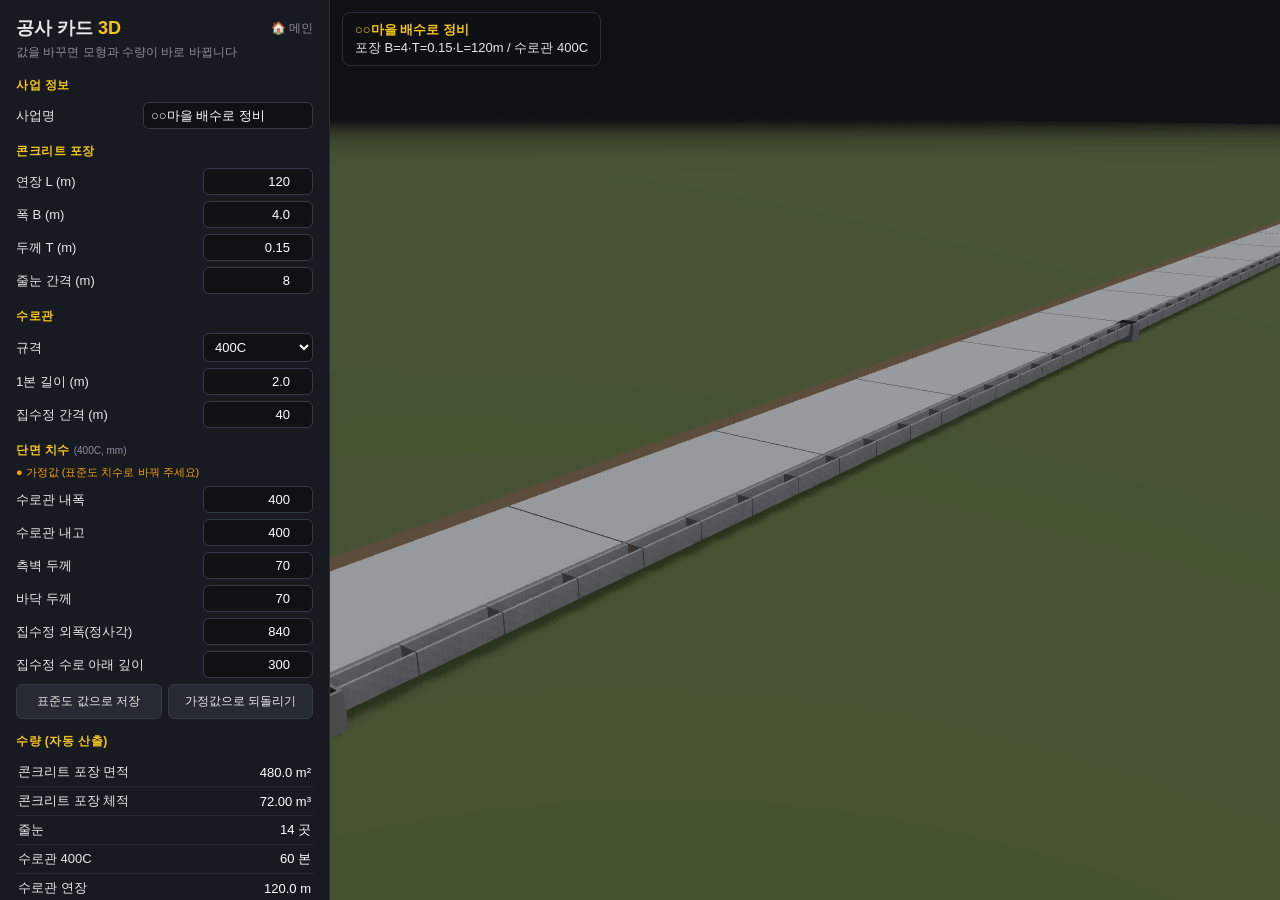
<file: templates/tomok_3d.html>
<!DOCTYPE html>
<html lang="ko">
<head>
<meta charset="UTF-8">
<meta name="viewport" content="width=device-width, initial-scale=1.0">
<title>공사 카드 3D 시각화</title>
<!--
  공사 카드 3D: 콘크리트 포장 + U형 수로관 + 집수정을 입력값대로 3D로 그리고 수량을 계산한다.
  - three.js는 /static/vendor/three/ 에 들어 있어 인터넷(CDN)이 막힌 행정망에서도 열린다.
  - 데이터 전달: window.loadCard({...}), postMessage({type:'tomok-card', card:{...}}), 또는 주소 #card=<JSON>
  - ?embed=1 이면 법규 검토 화면 안(iframe)에 넣는 모드: 사업·포장·수로관 입력은 그 화면에서 받으므로 숨긴다.
  - 수로관 단면·집수정 치수는 규격별로 이 브라우저에 저장해(표준도 값) 다음부터 기본값으로 쓴다.
-->
<style>
  * { box-sizing: border-box; margin: 0; padding: 0; }
  body { font-family: -apple-system, "Pretendard", "Malgun Gothic", sans-serif; background: #0f1115; color: #e8e8e8; }
  #app { display: flex; height: 100vh; }
  #panel { width: 330px; padding: 16px; overflow-y: auto; background: #171a21; border-right: 1px solid #2a2e38; }
  #view { flex: 1; position: relative; min-height: 300px; }
  h1 { font-size: 18px; margin-bottom: 4px; }
  h1 span { color: #f5c518; }
  h1 a { color: #8a8f9c; font-size: 12px; font-weight: 400; text-decoration: none; float: right; margin-top: 4px; }
  .sub { font-size: 12px; color: #8a8f9c; margin-bottom: 16px; }
  .group { margin-bottom: 14px; }
  .group h2 { font-size: 12px; color: #f5c518; margin-bottom: 8px; letter-spacing: .5px; }
  .group h2 small { color: #8a8f9c; font-weight: 400; letter-spacing: 0; }
  label { display: flex; justify-content: space-between; align-items: center; font-size: 13px; margin-bottom: 6px; gap: 8px; }
  input, select { width: 110px; padding: 5px 7px; background: #0f1115; color: #fff; border: 1px solid #343a46; border-radius: 6px; font-size: 13px; text-align: right; }
  select { text-align: left; }
  table { width: 100%; border-collapse: collapse; font-size: 13px; }
  td { padding: 5px 2px; border-bottom: 1px solid #262a33; }
  td:last-child { text-align: right; font-variant-numeric: tabular-nums; color: #fff; }
  .btns { display: flex; gap: 6px; margin-top: 10px; }
  button { flex: 1; padding: 8px; background: #262a33; color: #e8e8e8; border: 1px solid #343a46; border-radius: 6px; font-size: 12px; cursor: pointer; }
  button:hover { background: #f5c518; color: #111; }
  .note { font-size: 11px; color: #6c7280; margin-top: 10px; line-height: 1.5; }
  #dimState { font-size: 11px; margin: -2px 0 6px; }
  #dimState.assumed { color: #f59e0b; }
  #dimState.standard { color: #34d399; }
  #tag { position: absolute; top: 12px; left: 12px; background: rgba(15,17,21,.85); border: 1px solid #2a2e38; border-radius: 8px; padding: 8px 12px; font-size: 13px; pointer-events: none; }
  #tag b { color: #f5c518; }
  #err { position: absolute; inset: 0; display: none; align-items: center; justify-content: center; padding: 20px; text-align: center; color: #fca5a5; font-size: 14px; }
  .embed .full-only { display: none; }
  @media (max-width: 760px) {
    #app { flex-direction: column-reverse; height: auto; }
    #panel { width: 100%; border-right: none; }
    #view { height: 55vh; }
  }
</style>
</head>
<body>
<div id="app">
  <div id="panel">
    <h1>공사 카드 <span>3D</span> <a class="full-only" href="/">🏠 메인</a></h1>
    <div class="sub">값을 바꾸면 모형과 수량이 바로 바뀝니다</div>

    <div class="full-only">
      <div class="group">
        <h2>사업 정보</h2>
        <label>사업명 <input id="name" value="○○마을 배수로 정비" style="width:170px;text-align:left"></label>
      </div>

      <div class="group">
        <h2>콘크리트 포장</h2>
        <label>연장 L (m) <input id="L" type="number" value="120" min="5" max="2000" step="1"></label>
        <label>폭 B (m) <input id="B" type="number" value="4.0" min="1" max="20" step="0.1"></label>
        <label>두께 T (m) <input id="T" type="number" value="0.15" min="0.1" max="0.4" step="0.01"></label>
        <label>줄눈 간격 (m) <input id="joint" type="number" value="8" min="2" max="20" step="0.5"></label>
      </div>

      <div class="group">
        <h2>수로관</h2>
        <label>규격 <select id="flume">
          <option value="300">300C</option>
          <option value="400" selected>400C</option>
          <option value="500">500C</option>
          <option value="600">600C</option>
        </select></label>
        <label>1본 길이 (m) <input id="unit" type="number" value="2.0" min="0.5" max="5" step="0.1"></label>
        <label>집수정 간격 (m) <input id="pit" type="number" value="40" min="10" max="200" step="5"></label>
      </div>
    </div>

    <div class="group">
      <h2>단면 치수 <small id="dimTitle">(400C, mm)</small></h2>
      <div id="dimState"></div>
      <label>수로관 내폭 <input id="dW" type="number" min="100" max="2000" step="10"></label>
      <label>수로관 내고 <input id="dH" type="number" min="100" max="2000" step="10"></label>
      <label>측벽 두께 <input id="dWall" type="number" min="30" max="300" step="5"></label>
      <label>바닥 두께 <input id="dBase" type="number" min="30" max="300" step="5"></label>
      <label>집수정 외폭(정사각) <input id="dPitW" type="number" min="300" max="3000" step="10"></label>
      <label>집수정 수로 아래 깊이 <input id="dPitD" type="number" min="0" max="2000" step="10"></label>
      <div class="btns" style="margin-top:4px">
        <button id="dimSave" title="이 브라우저에 저장해 다음부터 이 규격의 기본값으로 씁니다">표준도 값으로 저장</button>
        <button id="dimReset">가정값으로 되돌리기</button>
      </div>
    </div>

    <div class="group">
      <h2>수량 (자동 산출)</h2>
      <table id="qty"></table>
    </div>

    <div class="btns">
      <button id="exportBtn">공사 카드 저장(JSON)</button>
      <button id="importBtn">불러오기</button>
      <input id="file" type="file" accept=".json" hidden>
    </div>
    <div class="btns">
      <button id="csvBtn">수량표 CSV</button>
      <button id="resetCam">시점 초기화</button>
    </div>

    <div class="note">※ 단면 치수가 <b style="color:#f59e0b">가정값</b>으로 표시되면 시각화용 임시 치수입니다. 사용하는 표준도(제품 규격표)의 내폭·내고·벽 두께와 집수정 치수를 넣고 [표준도 값으로 저장]을 누르면 이 브라우저에서 해당 규격의 기본값이 됩니다. 수량표의 수로관 콘크리트 체적은 이 치수로 계산합니다.</div>
  </div>
  <div id="view"><div id="tag"></div><div id="err"></div></div>
</div>

<script type="importmap">
{ "imports": {
  "three": "/static/vendor/three/three.module.min.js",
  "three/addons/": "/static/vendor/three/addons/"
} }
</script>
<script type="module">
import * as THREE from 'three';
import { OrbitControls } from 'three/addons/controls/OrbitControls.js';

const $ = id => document.getElementById(id);
const view = $('view');
const EMBED = new URLSearchParams(location.search).get('embed') === '1';
if (EMBED) document.body.classList.add('embed');

// ---------- 단면 치수 (mm) ----------
// 가정값: 표준도 치수가 아니다(내폭=내고=규격, 벽·바닥 두께 = 규격×18%·최소 60, 집수정 = 수로 외폭+300).
// 표준도 값은 사용자가 넣어 이 브라우저(localStorage)에 규격별로 저장한다.
const DIM_KEY = 'tomokFlumeDims';
const DIM_FIELDS = ['dW', 'dH', 'dWall', 'dBase', 'dPitW', 'dPitD'];
function assumedDims(size) {
  const t = Math.max(60, Math.round(size * 0.18 / 5) * 5);
  return { dW: size, dH: size, dWall: t, dBase: t, dPitW: size + 2 * t + 300, dPitD: 300 };
}
function savedDimTable() { try { return JSON.parse(localStorage.getItem(DIM_KEY)) || {}; } catch { return {}; } }
function standardDims(size) { const s = savedDimTable()[size]; return s ? { ...assumedDims(size), ...s } : null; }
function dimsFor(size) { return standardDims(size) || assumedDims(size); }
function readDims() { const d = {}; for (const k of DIM_FIELDS) d[k] = +$(k).value; return d; }
function writeDims(d) { for (const k of DIM_FIELDS) if (d && d[k] !== undefined) $(k).value = d[k]; }
function sameDims(a, b) { return !!a && !!b && DIM_FIELDS.every(k => +a[k] === +b[k]); }
function refreshDimState() {
  const size = +$('flume').value, cur = readDims(), std = standardDims(size);
  $('dimTitle').textContent = `(${size}C, mm)`;
  const el = $('dimState');
  if (std && sameDims(cur, std)) { el.className = 'standard'; el.textContent = '● 저장한 표준도 값'; }
  else if (sameDims(cur, assumedDims(size))) { el.className = 'assumed'; el.textContent = '● 가정값 (표준도 치수로 바꿔 주세요)'; }
  else { el.className = 'assumed'; el.textContent = '● 직접 입력한 값 (저장 전)'; }
}

// ---------- 장면 ----------
let renderer;
try {
  renderer = new THREE.WebGLRenderer({ antialias: true });
} catch (e) {
  $('err').style.display = 'flex';
  $('err').textContent = '이 컴퓨터(브라우저)에서 3D(WebGL)를 쓸 수 없습니다. 수량 계산은 왼쪽 표에서 그대로 볼 수 있습니다.';
}
const scene = new THREE.Scene();
scene.background = new THREE.Color(0x0f1115);
scene.fog = new THREE.Fog(0x0f1115, 150, 600);

const camera = new THREE.PerspectiveCamera(45, 1, 0.1, 2000);
let controls = null;
if (renderer) {
  renderer.setPixelRatio(Math.min(window.devicePixelRatio, 2));
  renderer.shadowMap.enabled = true;
  view.appendChild(renderer.domElement);
  controls = new OrbitControls(camera, renderer.domElement);
  controls.enableDamping = true;
  controls.maxPolarAngle = Math.PI * 0.49;
}

scene.add(new THREE.HemisphereLight(0xdfe8ff, 0x3a3020, 0.9));
const sun = new THREE.DirectionalLight(0xffffff, 1.2);
sun.position.set(60, 100, 40);
sun.castShadow = true;
sun.shadow.mapSize.set(2048, 2048);
Object.assign(sun.shadow.camera, { left: -150, right: 150, top: 150, bottom: -150, far: 400 });
scene.add(sun);

// 논밭 바닥
const ground = new THREE.Mesh(
  new THREE.PlaneGeometry(1000, 1000),
  new THREE.MeshStandardMaterial({ color: 0x5c6b3a, roughness: 1 })
);
ground.rotation.x = -Math.PI / 2;
ground.position.y = -0.01;
ground.receiveShadow = true;
scene.add(ground);
const grid = new THREE.GridHelper(1000, 100, 0x3e4a28, 0x4a5730);
grid.position.y = 0.005;
scene.add(grid);

const mat = {
  pave: new THREE.MeshStandardMaterial({ color: 0xc9c9c4, roughness: 0.9 }),
  joint: new THREE.MeshBasicMaterial({ color: 0x333333 }),
  flume: new THREE.MeshStandardMaterial({ color: 0xa8aaa6, roughness: 0.8 }),
  water: new THREE.MeshStandardMaterial({ color: 0x3a8fd6, transparent: true, opacity: 0.75 }),
  pit: new THREE.MeshStandardMaterial({ color: 0x8d8f8b, roughness: 0.8 }),
  grate: new THREE.MeshStandardMaterial({ color: 0x2b2b2b, metalness: 0.6 }),
  soil: new THREE.MeshStandardMaterial({ color: 0x7a6248, roughness: 1 }),
};

let model = new THREE.Group();
scene.add(model);

function clearModel() {
  model.traverse(o => { if (o.geometry) o.geometry.dispose(); });
  scene.remove(model);
  model = new THREE.Group();
  scene.add(model);
}

// U형 수로관 단면 (m)
function flumeShape(d) {
  const w = d.dW / 1000, h = d.dH / 1000, t = d.dWall / 1000, b = d.dBase / 1000;
  const s = new THREE.Shape();
  s.moveTo(-w/2 - t, 0);
  s.lineTo(w/2 + t, 0);
  s.lineTo(w/2 + t, h + b);
  s.lineTo(w/2, h + b);
  s.lineTo(w/2, b);
  s.lineTo(-w/2, b);
  s.lineTo(-w/2, h + b);
  s.lineTo(-w/2 - t, h + b);
  s.closePath();
  const outerW = w + 2*t, outerH = h + b;
  return { shape: s, w, h, t, b, outerW, outerH, area: outerW * outerH - w * h };
}

// ---------- 입력 읽기 / 계산 ----------
const CARD_FIELDS = ['name','L','B','T','joint','flume','unit','pit'];
function readCard() {
  return {
    name: $('name').value,
    L: +$('L').value, B: +$('B').value, T: +$('T').value,
    joint: +$('joint').value,
    flume: +$('flume').value, unit: +$('unit').value, pit: +$('pit').value,
    dims: readDims(),
  };
}
function writeCard(c) {
  if (!c || typeof c !== 'object') return;
  const prevSize = $('flume').value;
  for (const k of CARD_FIELDS) if (c[k] !== undefined && c[k] !== null && c[k] !== '') $(k).value = c[k];
  // 카드에 치수가 있으면 그대로, 없고 규격이 바뀌었으면 그 규격의 기본값(저장한 표준도 → 가정값)
  if (c.dims) writeDims(c.dims);
  else if ($('flume').value !== prevSize || !$('dW').value) writeDims(dimsFor(+$('flume').value));
}

function calc(c) {
  const f = flumeShape(c.dims);
  const area = c.B * c.L;
  const vol = area * c.T;
  const joints = Math.max(0, Math.ceil(c.L / c.joint) - 1);
  const flumes = Math.ceil(c.L / c.unit);
  const pits = Math.floor(c.L / c.pit) + 1;
  return [
    ['콘크리트 포장 면적', area.toFixed(1) + ' m²'],
    ['콘크리트 포장 체적', vol.toFixed(2) + ' m³'],
    ['줄눈', joints + ' 곳'],
    [`수로관 ${c.flume}C`, flumes + ' 본'],
    ['수로관 연장', c.L.toFixed(1) + ' m'],
    ['수로관 콘크리트(참고)', (f.area * c.L).toFixed(2) + ' m³'],
    ['집수정', pits + ' 개소'],
  ];
}

function valid(c) {
  return c.L > 0 && c.B > 0 && c.T > 0 && c.joint > 0 && c.unit > 0 && c.pit > 0 &&
    c.dims.dW > 0 && c.dims.dH > 0 && c.dims.dWall > 0 && c.dims.dBase > 0 && c.dims.dPitW > 0 && c.dims.dPitD >= 0;
}

// ---------- 모형 생성 ----------
function build() {
  const c = readCard();
  refreshDimState();
  if (!valid(c)) return;
  $('qty').innerHTML = calc(c).map(([k,v]) => `<tr><td>${k}</td><td>${v}</td></tr>`).join('');
  $('tag').innerHTML = `<b>${escapeHtml(c.name || '사업명 없음')}</b><br>포장 B=${c.B}·T=${c.T}·L=${c.L}m / 수로관 ${c.flume}C`;
  if (!renderer) return;
  clearModel();

  // 포장 (x축 방향으로 연장)
  const pave = new THREE.Mesh(new THREE.BoxGeometry(c.L, c.T, c.B), mat.pave);
  pave.position.set(c.L/2, c.T/2, 0);
  pave.castShadow = pave.receiveShadow = true;
  model.add(pave);

  // 줄눈 (너무 많으면 화면이 무거워지므로 2,000개까지만 그림)
  const jGeo = new THREE.BoxGeometry(0.03, 0.01, c.B);
  for (let x = c.joint, n = 0; x < c.L - 0.01 && n < 2000; x += c.joint, n++) {
    const j = new THREE.Mesh(jGeo, mat.joint);
    j.position.set(x, c.T + 0.003, 0);
    model.add(j);
  }

  // 수로관 (포장 옆, 윗면을 포장면에 맞춤)
  const f = flumeShape(c.dims);
  const fz = c.B/2 + 0.1 + f.outerW/2;
  const fGeo = new THREE.ExtrudeGeometry(f.shape, { depth: c.L, bevelEnabled: false });
  const flume = new THREE.Mesh(fGeo, mat.flume);
  flume.rotation.y = Math.PI / 2;      // 압출 방향을 x축으로
  flume.position.set(0, c.T - f.outerH, fz);
  flume.castShadow = flume.receiveShadow = true;
  model.add(flume);

  // 수로관 이음매 표시
  const seamGeo = new THREE.BoxGeometry(0.02, f.outerH + 0.005, f.outerW + 0.005);
  for (let x = c.unit, n = 0; x < c.L - 0.01 && n < 2000; x += c.unit, n++) {
    const s = new THREE.Mesh(seamGeo, mat.joint);
    s.position.set(x, c.T - f.outerH/2, fz);
    model.add(s);
  }

  // 물
  const water = new THREE.Mesh(new THREE.BoxGeometry(c.L, f.h * 0.4, f.w * 0.98), mat.water);
  water.position.set(c.L/2, c.T - f.outerH + f.b + f.h*0.2, fz);
  model.add(water);

  // 집수정: 외폭 dPitW 정사각형, 윗면은 포장면, 바닥은 수로 바닥보다 dPitD 아래
  const pw = Math.max(c.dims.dPitW / 1000, f.outerW), ph = f.outerH + c.dims.dPitD / 1000;
  const pitGeo = new THREE.BoxGeometry(pw, ph, pw);
  const grateGeo = new THREE.BoxGeometry(pw*0.8, 0.02, pw*0.8);
  for (let x = 0; x <= c.L + 0.001; x += c.pit) {
    const px = Math.min(x, c.L);
    const pit = new THREE.Mesh(pitGeo, mat.pit);
    pit.position.set(px, c.T - ph/2 + 0.02, fz);
    pit.castShadow = true;
    model.add(pit);
    const grate = new THREE.Mesh(grateGeo, mat.grate);
    grate.position.set(px, c.T + 0.03, fz);
    model.add(grate);
  }

  // 가장 깊은 곳이 지면에 오도록 올리고, 포장 아래 노반(흙)을 채움
  const lift = Math.max(0, ph - c.T);
  model.position.y = lift;
  if (lift > 0.001) {
    const soil = new THREE.Mesh(new THREE.BoxGeometry(c.L, lift, c.B + 1.0), mat.soil);
    soil.position.set(c.L/2, -lift/2, -0.5);
    soil.receiveShadow = true;
    model.add(soil);
  }
}

function escapeHtml(s) { return String(s).replace(/[&<>"']/g, ch => ({'&':'&amp;','<':'&lt;','>':'&gt;','"':'&quot;',"'":'&#39;'}[ch])); }

function resetCamera() {
  if (!controls) return;
  const c = readCard();
  const d = Math.max(12, Math.min(c.L, 60) * 0.35);
  camera.position.set(-d * 0.4, d * 0.5, d * 0.9);
  controls.target.set(Math.min(c.L, 60) * 0.3, 0, 0);
  controls.update();
}

// ---------- 저장 / 불러오기 ----------
function safeName(s) { return (s || '공사카드').replace(/[\\/:*?"<>|]/g, '_'); }
function download(name, text, type) {
  const a = document.createElement('a');
  a.href = URL.createObjectURL(new Blob([text], { type }));
  a.download = name;
  document.body.appendChild(a);
  a.click();
  a.remove();
  setTimeout(() => URL.revokeObjectURL(a.href), 1000);
}
$('exportBtn').onclick = () => {
  const c = readCard();
  download(`${safeName(c.name)}.json`, JSON.stringify(c, null, 2), 'application/json');
};
$('importBtn').onclick = () => $('file').click();
$('file').onchange = async e => {
  const file = e.target.files[0];
  if (!file) return;
  try { window.loadCard(JSON.parse(await file.text())); }
  catch { $('tag').textContent = '파일을 읽지 못했습니다'; }
  e.target.value = '';
};
$('csvBtn').onclick = () => {
  const c = readCard();
  const rows = [['항목','수량'], ...calc(c)].map(r => r.map(v => `"${String(v).replace(/"/g, '""')}"`).join(','));
  download(`${safeName(c.name)}_수량.csv`, '﻿' + rows.join('\n'), 'text/csv');
};
$('resetCam').onclick = resetCamera;

$('dimSave').onclick = () => {
  const size = +$('flume').value, d = readDims();
  if (!DIM_FIELDS.every(k => d[k] > 0 || (k === 'dPitD' && d[k] === 0))) { $('dimState').textContent = '● 치수를 모두 입력해 주세요'; return; }
  const all = savedDimTable(); all[size] = d;
  try { localStorage.setItem(DIM_KEY, JSON.stringify(all)); } catch { $('dimState').textContent = '● 이 브라우저에 저장할 수 없습니다(공사 카드 JSON으로 보관해 주세요)'; return; }
  refreshDimState();
};
$('dimReset').onclick = () => {
  const size = +$('flume').value, all = savedDimTable();
  delete all[size];
  try { localStorage.setItem(DIM_KEY, JSON.stringify(all)); } catch { /* 무시 */ }
  writeDims(assumedDims(size)); build();
};

// 다른 페이지에서 데이터 전달용: window.loadCard({...}) 또는 postMessage
window.loadCard = c => { writeCard(c); build(); resetCamera(); };
window.addEventListener('message', e => {
  if (e.origin !== location.origin) return;           // 같은 서버의 화면에서 온 것만 받는다
  if (e.data && e.data.type === 'tomok-card') {
    const keepView = !!e.data.keepView;
    writeCard(e.data.card); build(); if (!keepView) resetCamera();
  }
});

$('flume').addEventListener('change', () => writeDims(dimsFor(+$('flume').value)));
document.querySelectorAll('#panel input:not([type=file]), #panel select').forEach(el => el.addEventListener('input', build));

// ---------- 렌더 루프 ----------
function resize() {
  if (!renderer) return;
  const w = view.clientWidth, h = view.clientHeight;
  renderer.setSize(w, h);
  camera.aspect = w / Math.max(h, 1);
  camera.updateProjectionMatrix();
}
window.addEventListener('resize', resize);
resize();

// 처음 값: 주소의 #card=<JSON> → 없으면 화면 기본값
writeDims(dimsFor(+$('flume').value));
let initial = null;
const m = location.hash.match(/^#card=(.+)$/);
if (m) { try { initial = JSON.parse(decodeURIComponent(m[1])); } catch { /* 무시 */ } }
writeCard(initial);
build();
resetCamera();
if (renderer) (function loop() { requestAnimationFrame(loop); controls.update(); renderer.render(scene, camera); })();
// 감싼 화면(법규 검토)에 준비됐다고 알린다
if (window.parent !== window) window.parent.postMessage({ type: 'tomok-3d-ready' }, location.origin);
</script>
</body>
</html>
</file>
